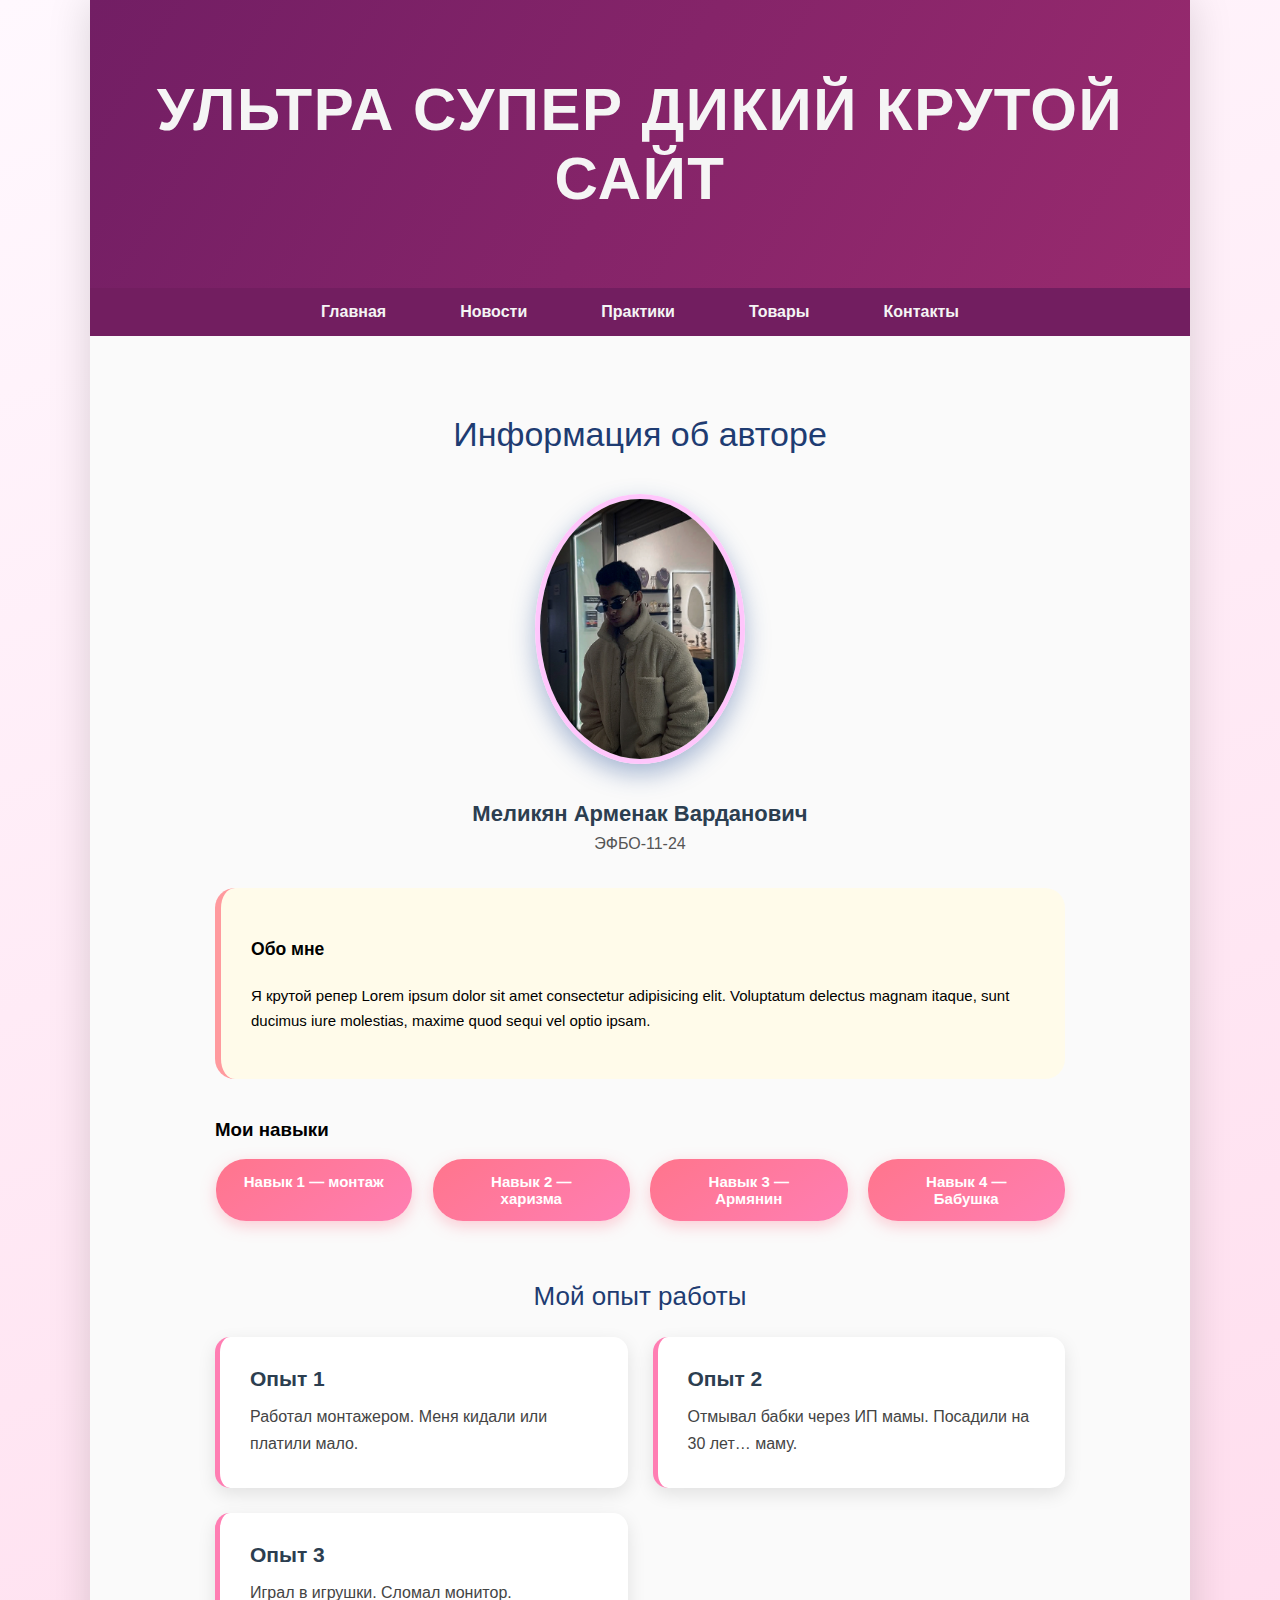
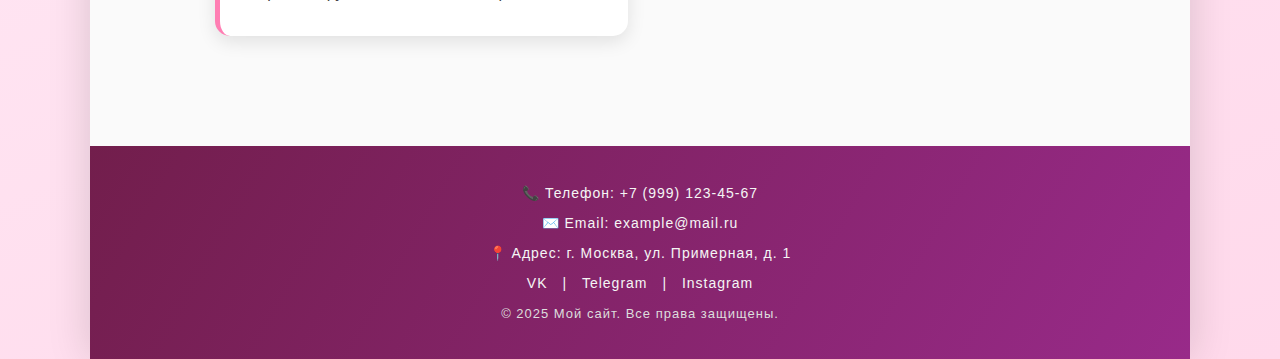
<file: index.html>
<!DOCTYPE html>
<html lang="ru">
<head>
    <meta charset="UTF-8">
    <meta name="viewport" content="width=device-width, initial-scale=1.0">
    <title>Семестровая работа</title>
    <link rel="stylesheet" href="style/styles.css">
</head>
<body>
    <div class="page-container">
        <header class="header">
            <h1>УЛЬТРА СУПЕР ДИКИЙ КРУТОЙ САЙТ</h1>
        </header>

        <nav class="nav">
            <ul class="nav-list">
                <li class="nav-item"><a class="nav-link" href="index.html">Главная</a></li>
                <li class="nav-item"><a class="nav-link" href="pages/news.html">Новости</a></li>
                <li class="nav-item"><a class="nav-link" href="pages/practices.html">Практики</a></li>
                <li class="nav-item"><a class="nav-link" href="pages/goods.html">Товары</a></li>
                <li class="nav-item"><a class="nav-link" href="pages/contacts.html">Контакты</a></li>
            </ul>
        </nav>

        <main class="content">
            <article class="profile-header">
                <h2 class="profile-title">Информация об авторе</h2>
                <img src="images/автор.jpg" alt="Фото автора" class="profile-photo">
                <p class="profile-name">Меликян Арменак Варданович</p>
                <p class="profile-group">ЭФБО-11-24</p>
            </article>

            <section class="about-me">
                <h3>Обо мне</h3>
                <p>Я крутой репер Lorem ipsum dolor sit amet consectetur adipisicing elit. 
                Voluptatum delectus magnam itaque, sunt ducimus iure molestias, maxime quod sequi vel optio ipsam.</p>
            </section>

            <section class="skills-container">
                <h3>Мои навыки</h3>
                <div class="skills-grid">
                    <div class="skill-tag">Навык 1 — монтаж</div>
                    <div class="skill-tag">Навык 2 — харизма</div>
                    <div class="skill-tag">Навык 3 — Армянин</div>
                    <div class="skill-tag">Навык 4 — Бабушка</div>
                </div>
            </section>

            <section class="experience-section">
                <h3 class="section-title">Мой опыт работы</h3>
                <div class="experience-grid">
                    <article class="experience-card">
                        <h4 class="experience-title">Опыт 1</h4>
                        <p class="experience-desc">Работал монтажером. Меня кидали или платили мало.</p>
                    </article>
                    <article class="experience-card">
                        <h4 class="experience-title">Опыт 2</h4>
                        <p class="experience-desc">Отмывал бабки через ИП мамы. Посадили на 30 лет… маму.</p>
                    </article>
                    <article class="experience-card">
                        <h4 class="experience-title">Опыт 3</h4>
                        <p class="experience-desc">Играл в игрушки. Сломал монитор.</p>
                    </article>
                </div>
            </section>
        </main>

        <footer class="footer">
            <p>📞 Телефон: +7 (999) 123-45-67</p>
            <p>✉️ Email: example@mail.ru</p>
            <p>📍 Адрес: г. Москва, ул. Примерная, д. 1</p>
            <p>
                <a href="https://vk.com/" target="_blank"
                    style="color: #f5f5f5; text-decoration: none; margin: 0 10px;">VK</a> |
                <a href="https://t.me/" target="_blank"
                    style="color: #f5f5f5; text-decoration: none; margin: 0 10px;">Telegram</a> |
                <a href="https://instagram.com/" target="_blank"
                    style="color: #f5f5f5; text-decoration: none; margin: 0 10px;">Instagram</a>
            </p>
            <p style="margin-top: 15px; font-size: 13px; color: #ddd;">© 2025 Мой сайт. Все права защищены.</p>
        </footer>
    </div>
</body>
</html>
</file>
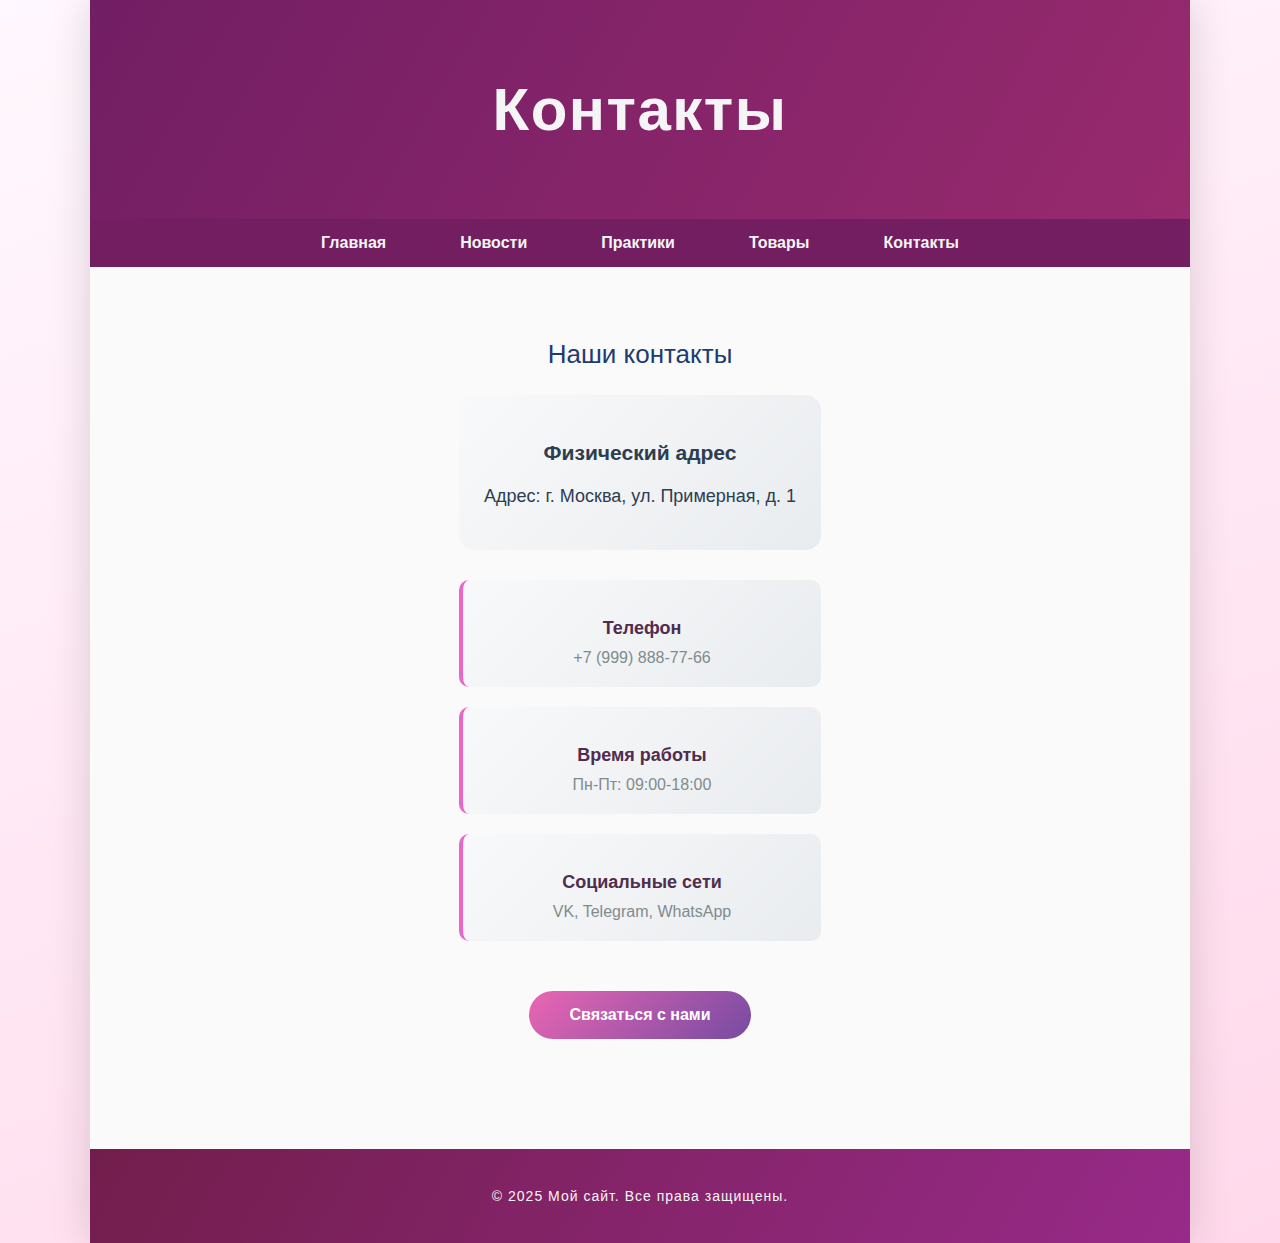
<file: pages/contacts.html>
<!DOCTYPE html>
<html lang="ru">
<head>
    <meta charset="UTF-8">
    <meta name="viewport" content="width=device-width, initial-scale=1.0">
    <title>Контакты</title>
    <link rel="stylesheet" href="../style/styles.css">
    <style>
        /* Стили для модального окна */
        dialog::backdrop {
            background: rgba(0, 0, 0, 0.6);
            animation: fadeIn 0.3s ease;
        }

        dialog {
            border: none;
            border-radius: 12px;
            padding: 0;
            box-shadow: 0 10px 30px rgba(0, 0, 0, 0.3);
            animation: slideIn 0.3s ease;
            max-width: 500px;
            width: 90vw;
            max-height: 90vh;
            overflow-y: auto;
        }

        .modal-header {
            background: linear-gradient(135deg, #502c45 0%, #5e345b 100%);
            color: white;
            padding: 1.5rem;
            border-radius: 12px 12px 0 0;
            margin: 0;
        }

        .modal-header h2 {
            margin: 0;
            color: white;
            font-size: 1.5rem;
        }

        .modal-content {
            padding: 2rem;
        }

        .form-group {
            margin-bottom: 1.5rem;
        }

        .form-group label {
            display: block;
            margin-bottom: 0.5rem;
            font-weight: 600;
            color: #502c4a;
        }

        .form-group input,
        .form-group select,
        .form-group textarea {
            width: 100%;
            padding: 0.75rem;
            border: 2px solid #e9ecef;
            border-radius: 6px;
            font-size: 1rem;
            transition: border-color 0.3s ease;
            box-sizing: border-box;
        }

        .form-group input:focus,
        .form-group select:focus,
        .form-group textarea:focus {
            outline: none;
            border-color: #ea66be;
        }

        .form-group textarea {
            min-height: 100px;
            resize: vertical;
        }

        .modal-actions {
            display: flex;
            gap: 1rem;
            justify-content: flex-end;
            margin-top: 2rem;
        }

        .btn {
            padding: 0.75rem 1.5rem;
            border: none;
            border-radius: 6px;
            cursor: pointer;
            font-size: 1rem;
            transition: all 0.3s ease;
            font-weight: 600;
        }

        .btn-primary {
            background: linear-gradient(135deg, #ea66c2 0%, #914ba2 100%);
            color: white;
        }

        .btn-primary:hover {
            transform: translateY(-2px);
            box-shadow: 0 5px 15px rgba(102, 126, 234, 0.4);
        }

        .btn-secondary {
            background: #f8f9fa;
            color: #2c3e50;
            border: 2px solid #e9ecef;
        }

        .btn-secondary:hover {
            background: #e9ecef;
        }

        .required {
            color: #e74c3c;
        }

        @keyframes fadeIn {
            from { opacity: 0; }
            to { opacity: 1; }
        }

        @keyframes slideIn {
            from { 
                opacity: 0;
                transform: translateY(-50px) scale(0.9);
            }
            to { 
                opacity: 1;
                transform: translateY(0) scale(1);
            }
        }

        /* Адаптивность */
        @media (max-width: 600px) {
            dialog {
                margin: 1rem;
                width: calc(100vw - 2rem);
            }
            
            .modal-actions {
                flex-direction: column;
            }
            
            .btn {
                width: 100%;
            }
        }
    </style>
</head>
<body>
    <div class="page-container">
        <header class="header">
            <h1>Контакты</h1>
        </header>

        <nav class="nav">
            <ul class="nav-list">
                <li class="nav-item"><a class="nav-link" href="../index.html">Главная</a></li>
                <li class="nav-item"><a class="nav-link" href="news.html">Новости</a></li>
                <li class="nav-item"><a class="nav-link" href="practices.html">Практики</a></li> 
                <li class="nav-item"><a class="nav-link" href="goods.html">Товары</a></li>
                <li class="nav-item"><a class="nav-link" href="contacts.html">Контакты</a></li>
            </ul>
        </nav>

        <main class="content">
            <section class="contacts-container">
                <h2 class="section-title">Наши контакты</h2>
                
                <article class="contact-info">
                    <h3>Физический адрес</h3>
                    <p>Адрес: г. Москва, ул. Примерная, д. 1</p>
                </article>

                <div class="contact-grid">
                    <div class="contact-item">
                        <h3>Телефон</h3>
                        <p>+7 (999) 888-77-66</p>
                    </div>
                    <div class="contact-item">
                        <h3>Время работы</h3>
                        <p>Пн-Пт: 09:00-18:00</p>
                    </div>
                    <div class="contact-item">
                        <h3>Социальные сети</h3>
                        <p>VK, Telegram, WhatsApp</p>
                    </div>
                </div>
                
                <!-- Кнопка для открытия модального окна -->
                <button class="contact-button" onclick="contactModal.showModal()">Связаться с нами</button>
            </section>
        </main>

        <footer class="footer">
            <p>© 2025 Мой сайт. Все права защищены.</p>
        </footer>

        <!-- Модальное окно для формы обратной связи -->
        <dialog id="contactModal">
            <div class="modal-header">
                <h2>Обратной связь с Арменчиком</h2>
            </div>
            
            <div class="modal-content">
                <form id="feedbackForm" method="dialog">
                    <div class="form-group">
                        <label for="name">Имя <span class="required">*</span></label>
                        <input type="text" id="name" name="name" required placeholder="Введите ваше имя">
                    </div>

                    <div class="form-group">
                        <label for="phone">Телефон <span class="required">*</span></label>
                        <input type="tel" id="phone" name="phone" required placeholder="+7 (XXX) XXX-XX-XX">
                    </div>

                    <div class="form-group">
                        <label for="email">Электронная почта <span class="required">*</span></label>
                        <input type="email" id="email" name="email" required placeholder="example@mail.ru">
                    </div>

                    <div class="form-group">
                        <label for="category">Категория обращения <span class="required">*</span></label>
                        <select id="category" name="category" required>
                            <option value="">Выберите категорию</option>
                            <option value="technical">Техническая поддержка</option>
                            <option value="commercial">Коммерческое предложение</option>
                            <option value="cooperation">Сотрудничество</option>
                            <option value="complaint">Жалоба</option>
                            <option value="suggestion">Предложение</option>
                            <option value="other">Другое</option>
                        </select>
                    </div>

                    <div class="form-group">
                        <label for="subject">Тема обращения</label>
                        <input type="text" id="subject" name="subject" placeholder="Краткая тема">
                    </div>

                    <div class="form-group">
                        <label for="preferredTime">Удобное время</label>
                        <input type="text" id="preferredTime" name="preferredTime" placeholder="Например: Пн-Пт, 18:00-20:00">
                    </div>

                    <div class="form-group">
                        <label for="organization">Организация / Компания</label>
                        <input type="text" id="organization" name="organization" placeholder="Если применимо">
                    </div>

                    <div class="form-group">
                        <label for="message">Текст обращения <span class="required">*</span></label>
                        <textarea id="message" name="message" required placeholder="Опишите вашу проблему или вопрос..."></textarea>
                    </div>

                    <div class="modal-actions">
                        <button type="reset" class="btn btn-secondary" >Отмена</button>
                        <button type="button" class="btn btn-primary" onclick="submitForm()">Отправить</button>
                    </div>
                </form>
            </div>
        </dialog>

        <script>
            function submitForm() {
                const form = document.getElementById('feedbackForm');
                if (!form.checkValidity()) {
                    form.reportValidity();
                    return;
                }

                const data = Object.fromEntries(new FormData(form).entries());
                console.log('Данные формы:', data);
                alert('Спасибо! Ваше обращение отправлено. Мы свяжемся с вами в ближайшее время.');
                contactModal.close();
                form.reset();
            }

            document.getElementById('contactModal').addEventListener('click', function(event) {
                if (event.target === this) {
                    this.close();
                }
            });

            document.getElementById('feedbackForm').addEventListener('keypress', function(event) {
                if (event.key === 'Enter' && event.target.type !== 'textarea') {
                    event.preventDefault();
                }
            });
        </script>
    </div>
</body>
</html>
</file>
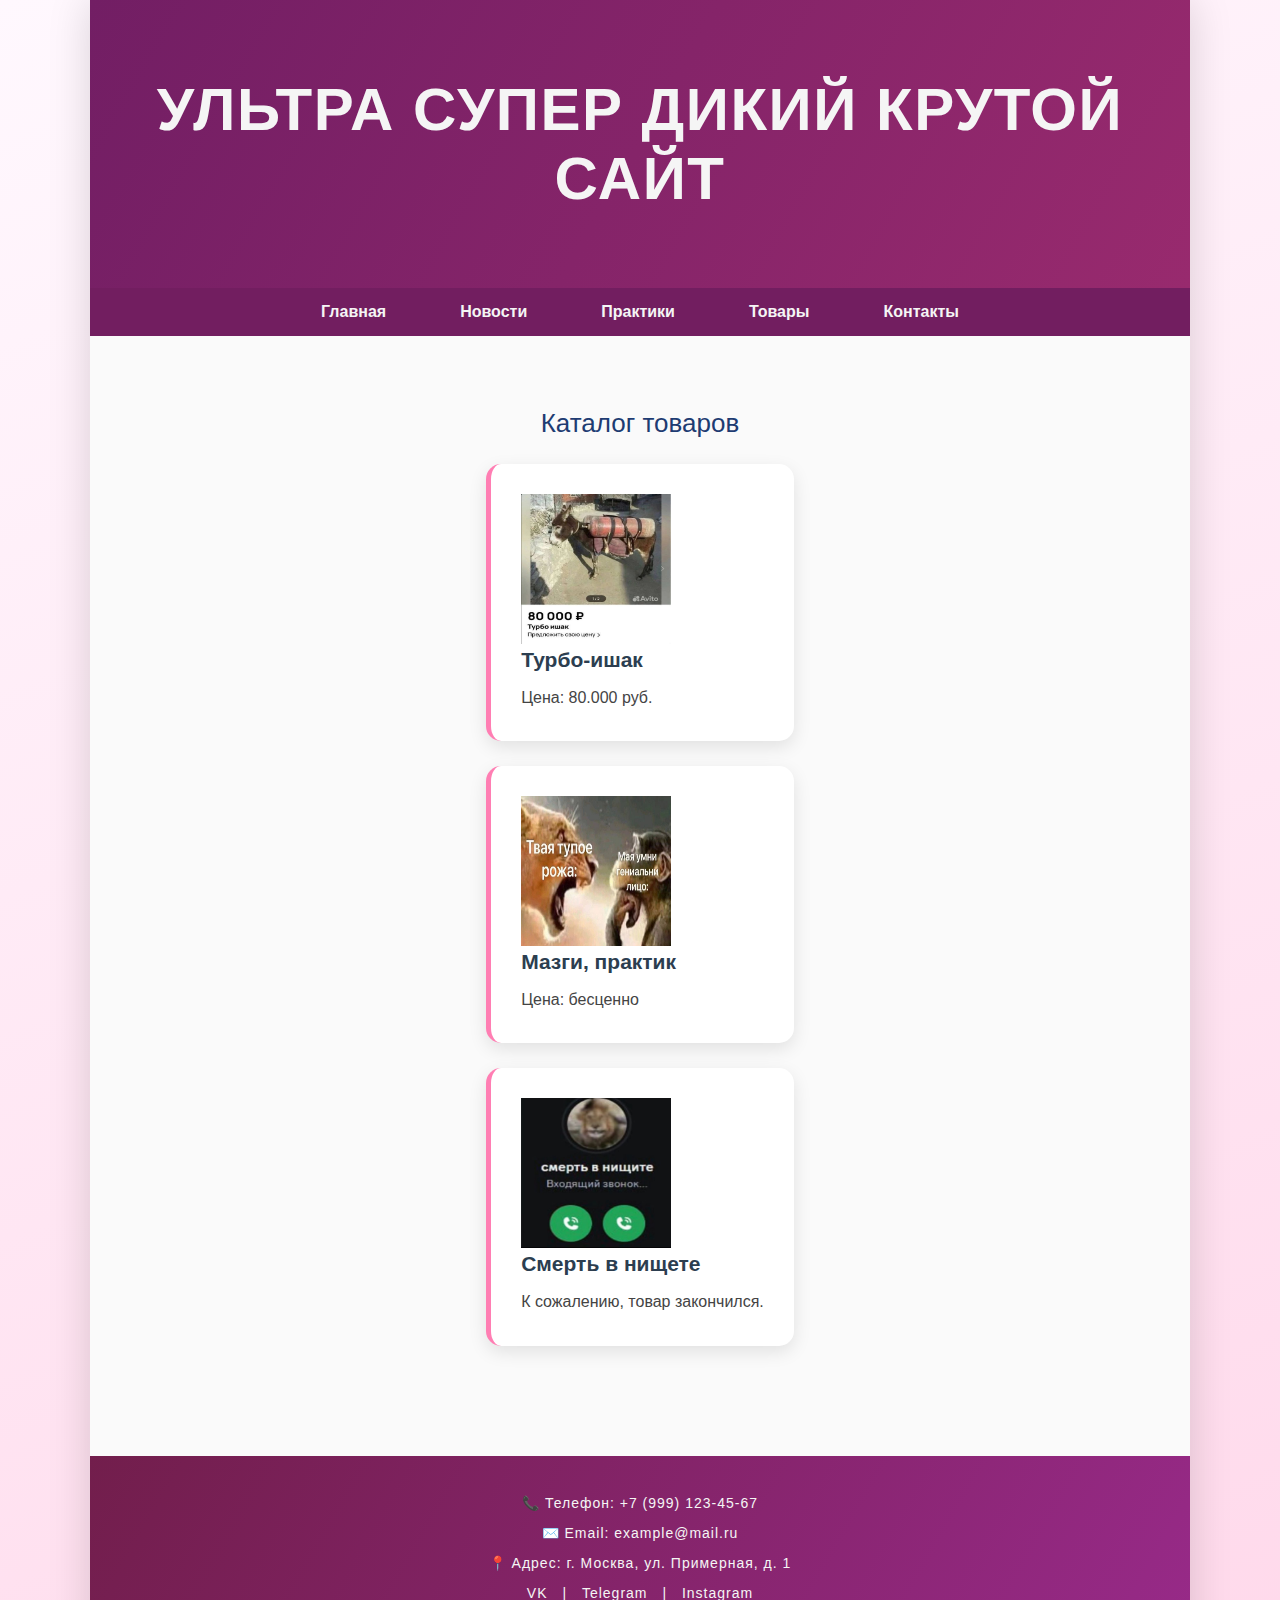
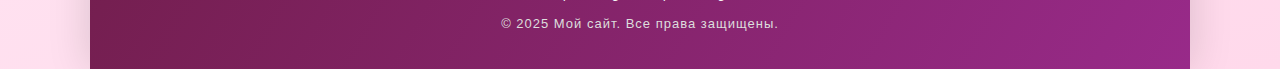
<file: pages/goods.html>
<!DOCTYPE html>
<html lang="ru">
<head>
    <meta charset="UTF-8">
    <meta name="viewport" content="width=device-width, initial-scale=1.0">
    <title>Товары</title>
    <link rel="stylesheet" href="../style/styles.css">
</head>
<body>
    <div class="page-container">
        <header class="header">
            <h1>УЛЬТРА СУПЕР ДИКИЙ КРУТОЙ САЙТ</h1>
        </header>

        <nav class="nav">
            <ul class="nav-list">
                <li class="nav-item"><a class="nav-link" href="../index.html">Главная</a></li>
                <li class="nav-item"><a class="nav-link" href="news.html">Новости</a></li>
                <li class="nav-item"><a class="nav-link" href="practices.html">Практики</a></li>
                <li class="nav-item"><a class="nav-link" href="goods.html">Товары</a></li>
                <li class="nav-item"><a class="nav-link" href="contacts.html">Контакты</a></li>
            </ul>
        </nav>

        <main class="content">
            <section class="goods-section">
                <h2 class="section-title">Каталог товаров</h2>
                <div class="experience-grid">
                    <article class="experience-card">
                        <img src="../images/ишак.jpg" alt="Товар 1" width="150" height="150">
                        <h3 class="experience-title">Турбо-ишак</h3>
                        <p class="experience-desc">Цена: 80.000 руб.</p>
                    </article>

                    <article class="experience-card">
                        <img src="../images/ителлект.jpg" alt="Товар 2" width="150" height="150">
                        <h3 class="experience-title">Мазги, практик</h3>
                        <p class="experience-desc">Цена: бесценно</p>
                    </article>

                    <article class="experience-card">
                        <img src="../images/конец.jpg" alt="Товар 3" width="150" height="150">
                        <h3 class="experience-title">Смерть в нищете</h3>
                        <p class="experience-desc">К сожалению, товар закончился.</p>
                    </article>
                </div>
            </section>
        </main>

        <footer class="footer">
            <p>📞 Телефон: +7 (999) 123-45-67</p>
            <p>✉️ Email: example@mail.ru</p>
            <p>📍 Адрес: г. Москва, ул. Примерная, д. 1</p>
            <p>
                <a href="https://vk.com/" target="_blank" style="color: #f5f5f5; text-decoration: none; margin: 0 10px;">VK</a> |
                <a href="https://t.me/" target="_blank" style="color: #f5f5f5; text-decoration: none; margin: 0 10px;">Telegram</a> |
                <a href="https://instagram.com/" target="_blank" style="color: #f5f5f5; text-decoration: none; margin: 0 10px;">Instagram</a>
            </p>
            <p style="margin-top: 15px; font-size: 13px; color: #ddd;">© 2025 Мой сайт. Все права защищены.</p>
        </footer>
    </div>
</body>
</html>
</file>
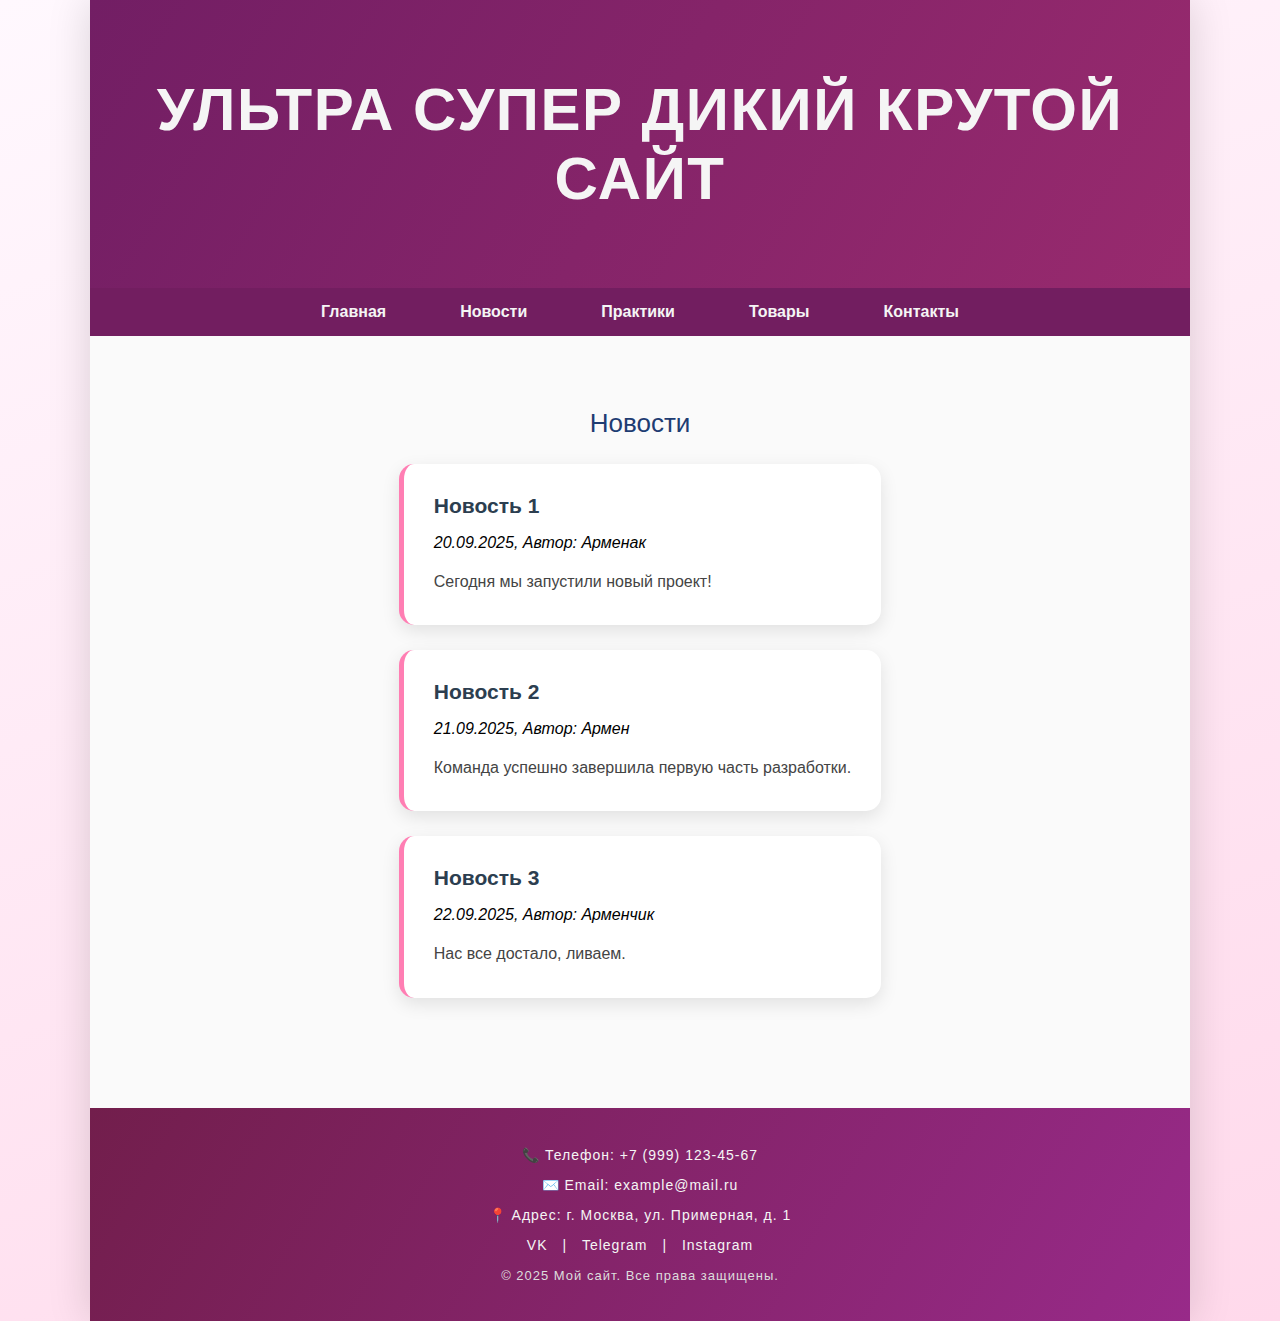
<file: pages/news.html>
<!DOCTYPE html>
<html lang="ru">
<head>
    <meta charset="UTF-8">
    <meta name="viewport" content="width=device-width, initial-scale=1.0">
    <title>Новости</title>
    <link rel="stylesheet" href="../style/styles.css">
</head>
<body>
    <div class="page-container">
        <header class="header">
            <h1>УЛЬТРА СУПЕР ДИКИЙ КРУТОЙ САЙТ</h1>
        </header>

        <nav class="nav">
            <ul class="nav-list">
                <li class="nav-item"><a class="nav-link" href="../index.html">Главная</a></li>
                <li class="nav-item"><a class="nav-link" href="news.html">Новости</a></li>
                <li class="nav-item"><a class="nav-link" href="practices.html">Практики</a></li>
                <li class="nav-item"><a class="nav-link" href="goods.html">Товары</a></li>
                <li class="nav-item"><a class="nav-link" href="contacts.html">Контакты</a></li>
            </ul>
        </nav>

        <main class="content">
            <section class="news-section">
                <h2 class="section-title">Новости</h2>
                <div class="experience-grid">
                    <article class="experience-card">
                        <h3 class="experience-title">Новость 1</h3>
                        <p><i>20.09.2025, Автор: Арменак</i></p>
                        <p class="experience-desc">Сегодня мы запустили новый проект!</p>
                    </article>

                    <article class="experience-card">
                        <h3 class="experience-title">Новость 2</h3>
                        <p><i>21.09.2025, Автор: Армен</i></p>
                        <p class="experience-desc">Команда успешно завершила первую часть разработки.</p>
                    </article>

                    <article class="experience-card">
                        <h3 class="experience-title">Новость 3</h3>
                        <p><i>22.09.2025, Автор: Арменчик</i></p>
                        <p class="experience-desc">Нас все достало, ливаем.</p>
                    </article>
                </div>
            </section>
        </main>

        <footer class="footer">
            <p>📞 Телефон: +7 (999) 123-45-67</p>
            <p>✉️ Email: example@mail.ru</p>
            <p>📍 Адрес: г. Москва, ул. Примерная, д. 1</p>
            <p>
                <a href="https://vk.com/" target="_blank" style="color: #f5f5f5; text-decoration: none; margin: 0 10px;">VK</a> |
                <a href="https://t.me/" target="_blank" style="color: #f5f5f5; text-decoration: none; margin: 0 10px;">Telegram</a> |
                <a href="https://instagram.com/" target="_blank" style="color: #f5f5f5; text-decoration: none; margin: 0 10px;">Instagram</a>
            </p>
            <p style="margin-top: 15px; font-size: 13px; color: #ddd;">© 2025 Мой сайт. Все права защищены.</p>
        </footer>
    </div>
</body>
</html>
</file>
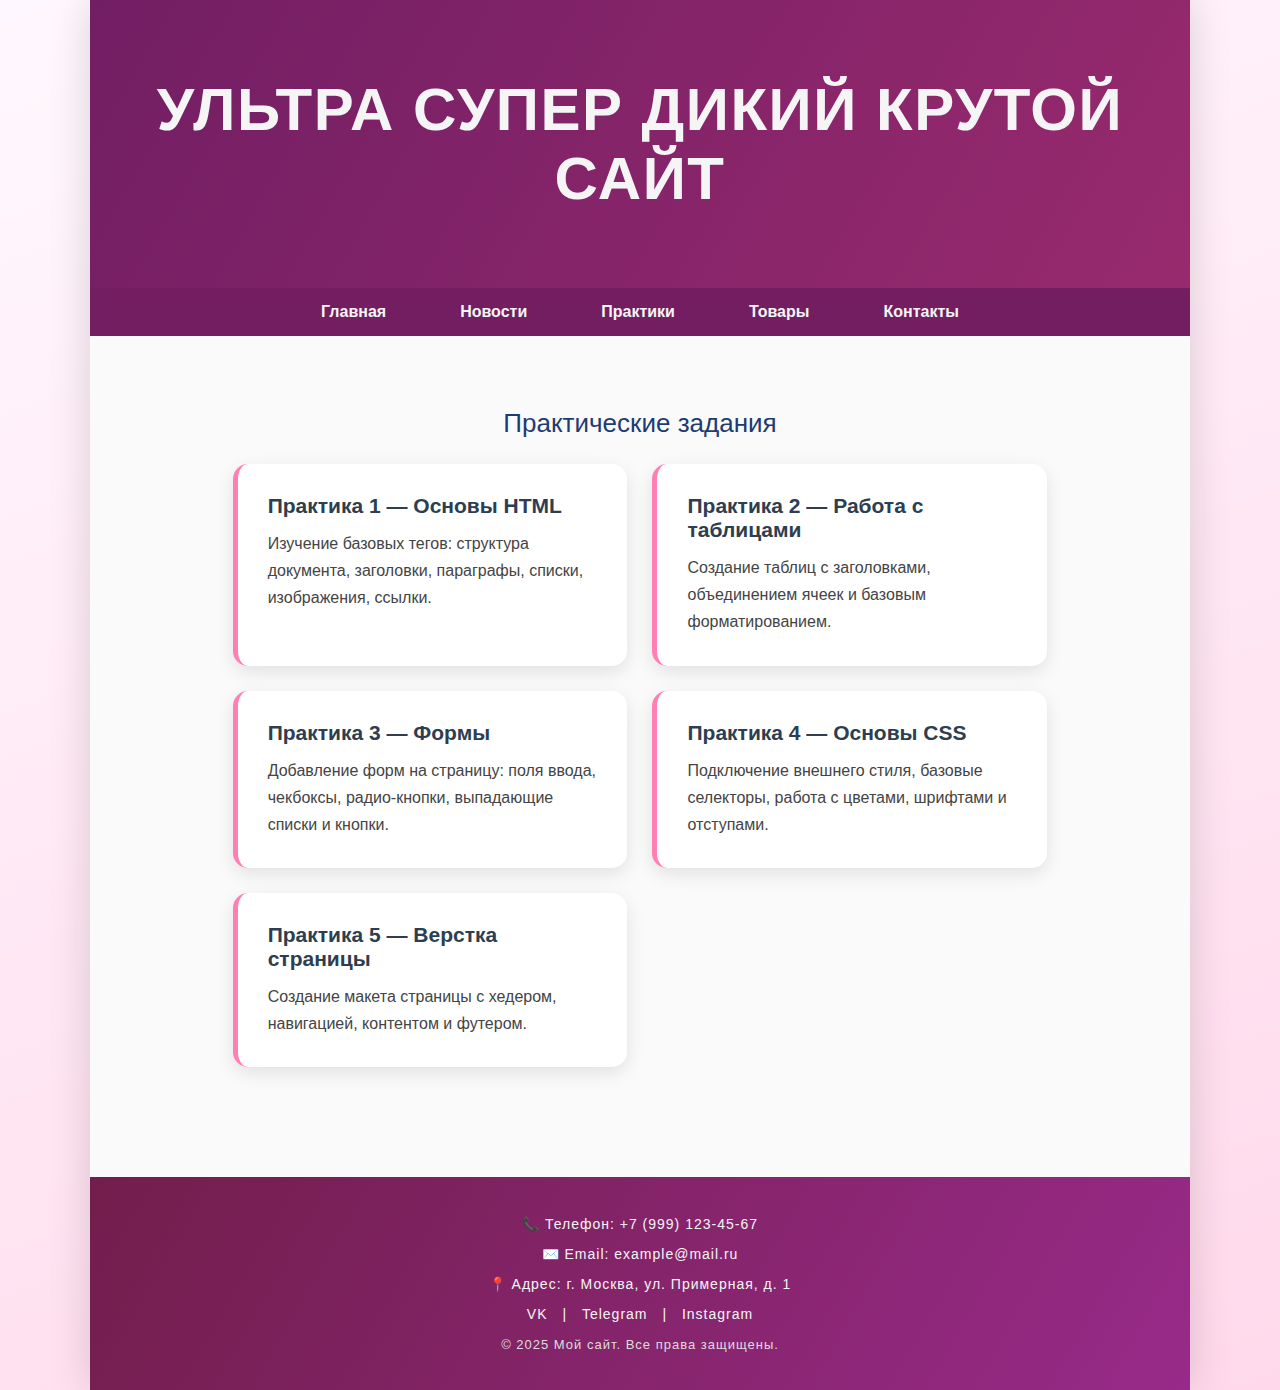
<file: pages/practices.html>
<!DOCTYPE html>
<html lang="ru">
<head>
    <meta charset="UTF-8">
    <meta name="viewport" content="width=device-width, initial-scale=1.0">
    <title>Практики</title>
    <link rel="stylesheet" href="../style/styles.css">
</head>
<body>
    <div class="page-container">
        <header class="header">
            <h1>УЛЬТРА СУПЕР ДИКИЙ КРУТОЙ САЙТ</h1>
        </header>

        <nav class="nav">
            <ul class="nav-list">
                <li class="nav-item"><a class="nav-link" href="../index.html">Главная</a></li>
                <li class="nav-item"><a class="nav-link" href="news.html">Новости</a></li>
                <li class="nav-item"><a class="nav-link" href="practices.html">Практики</a></li>
                <li class="nav-item"><a class="nav-link" href="goods.html">Товары</a></li>
                <li class="nav-item"><a class="nav-link" href="contacts.html">Контакты</a></li>
            </ul>
        </nav>

        <main class="content">
            <section class="practices-section">
                <h2 class="section-title">Практические задания</h2>
                <div class="experience-grid">
                    <article class="experience-card">
                        <h3 class="experience-title">Практика 1 — Основы HTML</h3>
                        <p class="experience-desc">Изучение базовых тегов: структура документа, заголовки, параграфы, списки, изображения, ссылки.</p>
                    </article>

                    <article class="experience-card">
                        <h3 class="experience-title">Практика 2 — Работа с таблицами</h3>
                        <p class="experience-desc">Создание таблиц с заголовками, объединением ячеек и базовым форматированием.</p>
                    </article>

                    <article class="experience-card">
                        <h3 class="experience-title">Практика 3 — Формы</h3>
                        <p class="experience-desc">Добавление форм на страницу: поля ввода, чекбоксы, радио-кнопки, выпадающие списки и кнопки.</p>
                    </article>

                    <article class="experience-card">
                        <h3 class="experience-title">Практика 4 — Основы CSS</h3>
                        <p class="experience-desc">Подключение внешнего стиля, базовые селекторы, работа с цветами, шрифтами и отступами.</p>
                    </article>

                    <article class="experience-card">
                        <h3 class="experience-title">Практика 5 — Верстка страницы</h3>
                        <p class="experience-desc">Создание макета страницы с хедером, навигацией, контентом и футером.</p>
                    </article>
                </div>
            </section>
        </main>

        <footer class="footer">
            <p>📞 Телефон: +7 (999) 123-45-67</p>
            <p>✉️ Email: example@mail.ru</p>
            <p>📍 Адрес: г. Москва, ул. Примерная, д. 1</p>
            <p>
                <a href="https://vk.com/" target="_blank" style="color: #f5f5f5; text-decoration: none; margin: 0 10px;">VK</a> |
                <a href="https://t.me/" target="_blank" style="color: #f5f5f5; text-decoration: none; margin: 0 10px;">Telegram</a> |
                <a href="https://instagram.com/" target="_blank" style="color: #f5f5f5; text-decoration: none; margin: 0 10px;">Instagram</a>
            </p>
            <p style="margin-top: 15px; font-size: 13px; color: #ddd;">© 2025 Мой сайт. Все права защищены.</p>
        </footer>
    </div>
</body>
</html>
</file>
<file: style/styles.css>
/* ===== БАЗОВЫЕ СТИЛИ ===== */
body {
    font-family: 'Roboto', Arial, sans-serif;
    margin: 0;
    padding: 0;
    background: linear-gradient(160deg, #fff8fe 0%, #ffd9eb 100%);
    min-height: 100vh;
}

/* ===== КОНТЕЙНЕР СТРАНИЦЫ ===== */
/* Добавили Grid для логичной структуры, сохранив стиль */
.page-container {
    max-width: 1100px;
    margin: 0 auto;
    background: #fafafa;
    min-height: 100vh;
    box-shadow: 0 0 40px rgba(0, 0, 0, 0.15);
    display: grid;
    grid-template-rows: auto auto 1fr auto;
    grid-template-areas:
        "header"
        "nav"
        "main"
        "footer";
}

/* ===== ШАПКА ===== */
.header {
    background: linear-gradient(120deg, #721e64 0%, #982a6e 100%);
    color: #f5f5f5;
    text-align: center;
    padding: 35px;
    font-size: 30px;
    font-weight: 400;
    letter-spacing: 1.5px;
    grid-area: header;
}

/* ===== НАВИГАЦИЯ ===== */
.nav {
    background: #721e60;
    padding: 15px 0;
    grid-area: nav;
}

.nav-list {
    list-style: none;
    margin: 0;
    padding: 0;
    display: flex;
    justify-content: center;
    gap: 30px;
}

.nav-link {
    color: #f5f5f5;
    text-decoration: none;
    padding: 10px 22px;
    border-radius: 20px;
    transition: all 0.25s ease;
    font-weight: 600;
}

.nav-link:hover {
    background: rgba(255, 255, 255, 0.2);
    transform: scale(1.05);
}

/* ===== ОСНОВНОЙ КОНТЕНТ ===== */
main.content {
    padding: 50px;
    max-width: 850px;
    margin: 0 auto;
    grid-area: main;
}

/* ===== ПРОФИЛЬ ===== */
.profile-header {
    text-align: center;
    margin-bottom: 35px;
}

.profile-title {
    font-size: 34px;
    color: #1e3c72;
    margin-bottom: 15px;
    font-weight: 400;
}

.profile-photo {
    width: 200px;
    height: 260px;
    border-radius: 50%;
    object-fit: cover;
    margin: 25px auto;
    border: 5px solid #ffc6fc;
    box-shadow: 0 10px 25px rgba(42, 82, 152, 0.4);
}

.profile-name {
    font-size: 22px;
    color: #2c3e50;
    margin: 8px 0;
    font-weight: 600;
}

.profile-group {
    font-size: 16px;
    color: #555;
    margin: 5px 0;
}

/* ===== ОБО МНЕ ===== */
.about-me {
    background: #fffbea;
    padding: 30px;
    border-radius: 20px;
    margin: 35px 0;
    border-left: 6px solid #ff9a9e;
    font-size: 15px;
    line-height: 1.7;
}

/* ===== НАВЫКИ ===== */
.skills-container {
    margin: 40px 0;
}

.skills-grid {
    display: grid;
    grid-template-columns: repeat(auto-fit, minmax(160px, 1fr));
    gap: 20px;
    justify-items: center;
}

.skill-tag {
    background: linear-gradient(145deg, #ff758c 0%, #ff7eb3 100%);
    color: white;
    padding: 14px 28px;
    border-radius: 30px;
    font-weight: 700;
    font-size: 15px;
    box-shadow: 0 5px 15px rgba(255, 118, 140, 0.35);
    transition: all 0.25s ease;
    text-align: center;
}

.skill-tag:hover {
    transform: translateY(-4px);
    box-shadow: 0 8px 22px rgba(255, 118, 140, 0.5);
}

/* ===== ОПЫТ РАБОТЫ ===== */
.experience-section {
    margin-top: 60px;
}

.section-title {
    font-size: 26px;
    color: #1e3c72;
    text-align: center;
    margin-bottom: 25px;
    font-weight: 500;
}

.experience-grid {
    display: grid;
    grid-template-columns: repeat(auto-fit, minmax(280px, 1fr));
    gap: 25px;
}

.experience-card {
    background: #ffffff;
    padding: 30px;
    border-radius: 15px;
    box-shadow: 0 6px 18px rgba(0, 0, 0, 0.1);
    border-left: 5px solid #ff7eb3;
    transition: transform 0.3s ease, box-shadow 0.3s ease;
}

.experience-card:hover {
    transform: translateY(-5px);
    box-shadow: 0 10px 25px rgba(0, 0, 0, 0.15);
}

.experience-title {
    font-size: 21px;
    color: #2c3e50;
    margin: 0 0 12px 0;
    font-weight: 700;
}

.experience-desc {
    color: #444;
    line-height: 1.7;
    margin: 0;
}

/* ===== КОНТАКТЫ ===== */
.contacts-container {
    text-align: center;
}

.contact-info {
    background: linear-gradient(135deg, #f8f9fa 0%, #e9ecef 100%);
    padding: 25px;
    margin: 20px 0;
    border-radius: 15px;
    font-size: 18px;
    color: #2c3e50;
}

.contact-button {
    background: linear-gradient(135deg, #ea66b3 0%, #764ba2 100%);
    color: white;
    border: none;
    padding: 15px 40px;
    font-size: 16px;
    border-radius: 30px;
    cursor: pointer;
    margin-top: 20px;
    font-weight: 600;
    transition: all 0.3s ease;
}

.contact-button:hover {
    transform: translateY(-2px);
    box-shadow: 0 8px 25px rgba(234, 102, 216, 0.4);
}

/* Стили для страницы контактов */
.contact-grid {
    display: grid;
    grid-template-columns: repeat(auto-fit, minmax(250px, 1fr));
    gap: 20px;
    margin: 30px 0;
}

.contact-item {
    background: linear-gradient(135deg, #f8f9fa 0%, #e9ecef 100%);
    padding: 20px;
    border-radius: 10px;
    text-align: center;
    border-left: 4px solid #ea66c9;
}

.contact-item h3 {
    color: #502c4e;
    margin-bottom: 10px;
    font-size: 18px;
}

.contact-item p {
    color: #7f8c8d;
    margin: 0;
}

/* ===== ФУТЕР ===== */
.footer {
    background: linear-gradient(120deg, #721e4c 0%, #982a89 100%);
    color: #f5f5f5;
    text-align: center;
    padding: 25px;
    margin-top: 60px;
    font-size: 14px;
    letter-spacing: 1px;
    grid-area: footer;
}

/* ===== АДАПТИВ ===== */
@media (max-width: 768px) {
    .nav-list {
        flex-direction: column;
        gap: 10px;
    }

    .skills-grid {
        grid-template-columns: 1fr;
    }

    .experience-grid {
        grid-template-columns: 1fr;
    }

    main.content {
        padding: 20px;
    }
}
</file>
